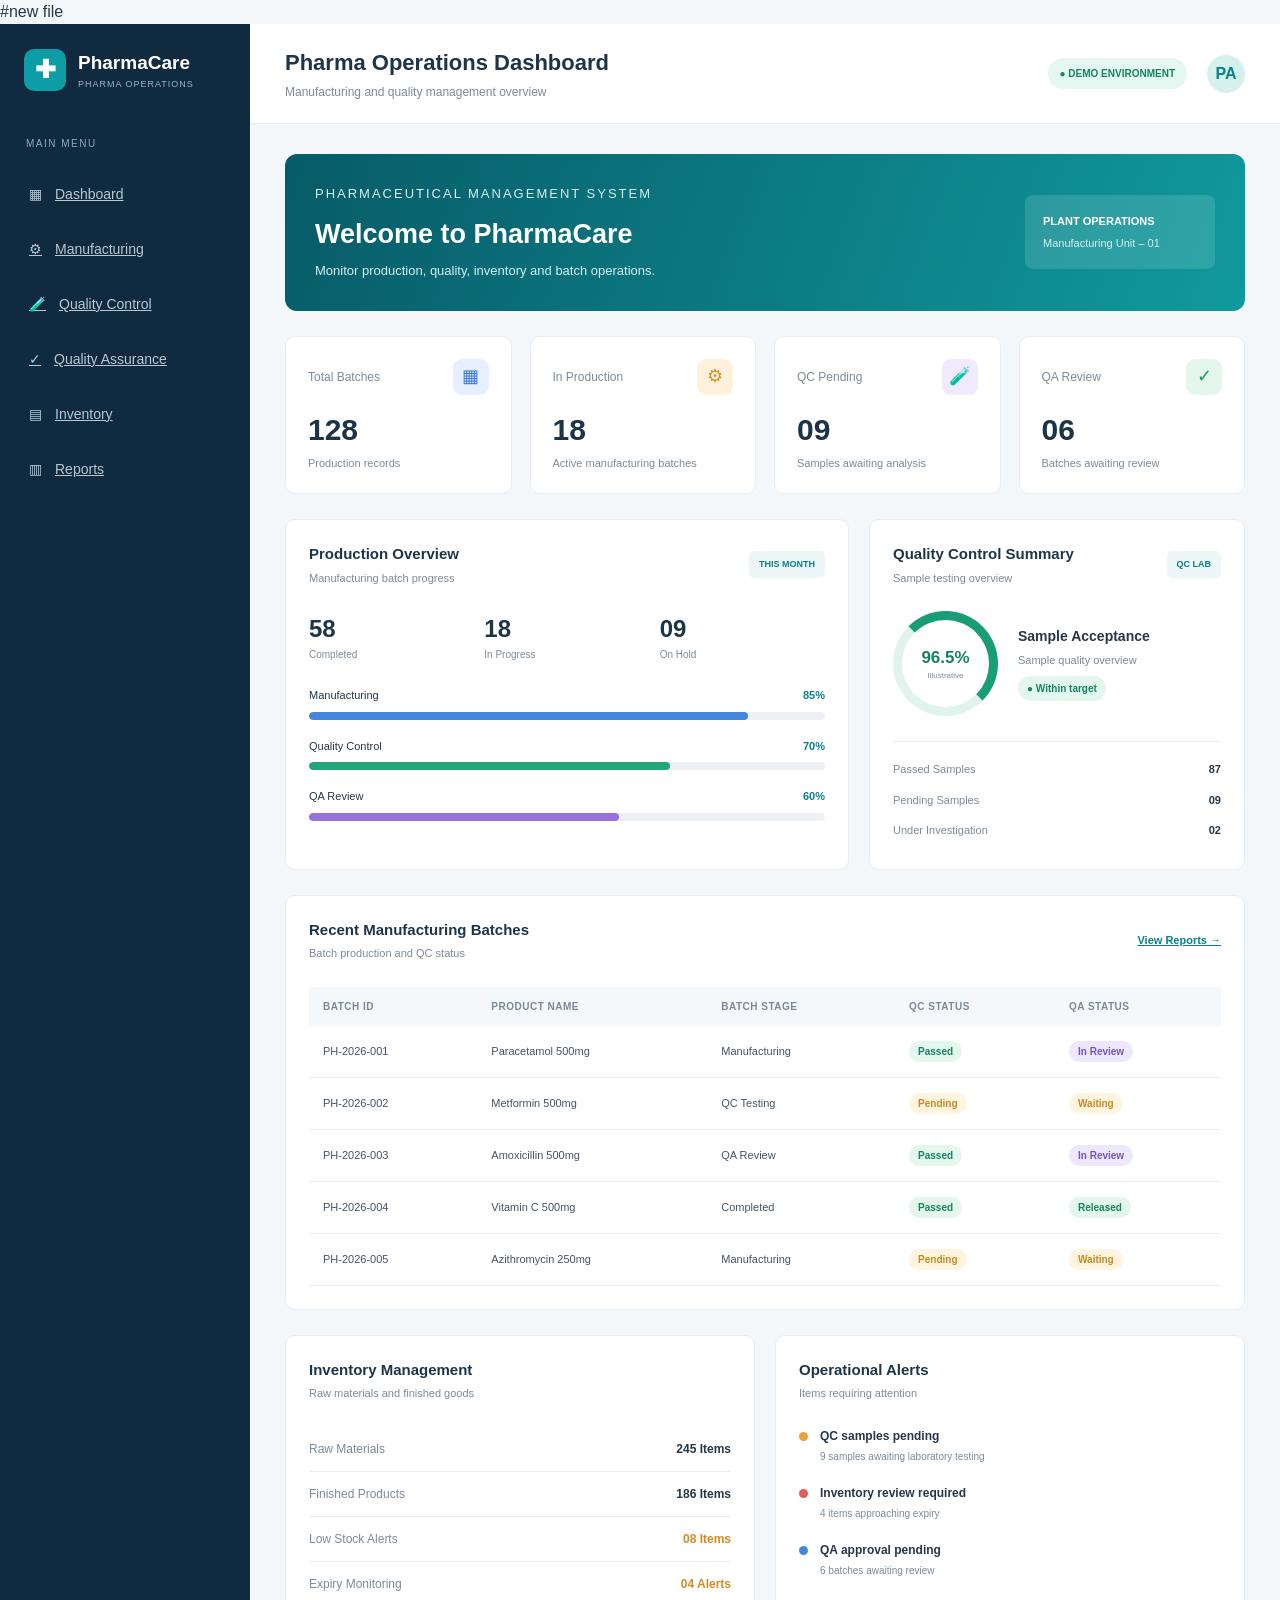
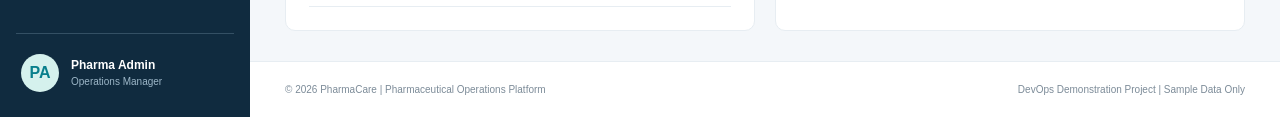
<file: index.html>
#new file
<!DOCTYPE html>
<html lang="en">
<head>
    <meta charset="UTF-8">
    <meta name="viewport" content="width=device-width, initial-scale=1.0">
    <meta name="description" content="PharmaCare pharmaceutical manufacturing, QC, QA and inventory dashboard.">
    <title>PharmaCare | Pharma Operations</title>
    <link rel="stylesheet" href="style.css">
</head>
<body>

<div class="app">

    <!-- Sidebar -->
    <aside class="sidebar">
        <div class="brand">
            <div class="brand-icon">✚</div>
            <div>
                <h2>PharmaCare</h2>
                <small>PHARMA OPERATIONS</small>
            </div>
        </div>

        <p class="menu-title">MAIN MENU</p>

        <nav class="menu">
            <a href="/dashboard/">▦ <span>Dashboard</span></a>
            <a href="#production">⚙ <span>Manufacturing</span></a>
            <a href="#quality">🧪 <span>Quality Control</span></a>
            <a href="#quality">✓ <span>Quality Assurance</span></a>
            <a href="/inventory/">▤ <span>Inventory</span></a>
            <a href="/reports/">▥ <span>Reports</span></a>
        </nav>

        <div class="sidebar-bottom">
            <div class="user-avatar">PA</div>
            <div>
                <strong>Pharma Admin</strong>
                <small>Operations Manager</small>
            </div>
        </div>
    </aside>

    <!-- Main Content -->
    <main class="main-content">

        <!-- Header -->
        <header class="topbar">
            <div>
                <h1>Pharma Operations Dashboard</h1>
                <p>Manufacturing and quality management overview</p>
            </div>

            <div class="topbar-right">
                <span class="environment">● DEMO ENVIRONMENT</span>
                <div class="profile">PA</div>
            </div>
        </header>

        <!-- Dashboard -->
        <section class="content-section" id="dashboard">

            <div class="welcome">
                <div>
                    <p class="eyebrow">PHARMACEUTICAL MANAGEMENT SYSTEM</p>
                    <h2>Welcome to PharmaCare</h2>
                    <p>Monitor production, quality, inventory and batch operations.</p>
                </div>
                <div class="date-box">
                    <strong>PLANT OPERATIONS</strong>
                    <span>Manufacturing Unit – 01</span>
                </div>
            </div>

            <!-- KPI Cards -->
            <div class="kpi-grid">
                <div class="kpi-card">
                    <div class="kpi-top">
                        <span>Total Batches</span>
                        <span class="kpi-icon blue">▦</span>
                    </div>
                    <h2>128</h2>
                    <p>Production records</p>
                </div>

                <div class="kpi-card">
                    <div class="kpi-top">
                        <span>In Production</span>
                        <span class="kpi-icon orange">⚙</span>
                    </div>
                    <h2>18</h2>
                    <p>Active manufacturing batches</p>
                </div>

                <div class="kpi-card">
                    <div class="kpi-top">
                        <span>QC Pending</span>
                        <span class="kpi-icon purple">🧪</span>
                    </div>
                    <h2>09</h2>
                    <p>Samples awaiting analysis</p>
                </div>

                <div class="kpi-card">
                    <div class="kpi-top">
                        <span>QA Review</span>
                        <span class="kpi-icon green">✓</span>
                    </div>
                    <h2>06</h2>
                    <p>Batches awaiting review</p>
                </div>
            </div>

            <!-- Production and Quality -->
            <div class="dashboard-grid">

                <div class="panel" id="production">
                    <div class="panel-header">
                        <div>
                            <h3>Production Overview</h3>
                            <p>Manufacturing batch progress</p>
                        </div>
                        <span class="period">THIS MONTH</span>
                    </div>

                    <div class="production-stats">
                        <div>
                            <strong>58</strong>
                            <span>Completed</span>
                        </div>
                        <div>
                            <strong>18</strong>
                            <span>In Progress</span>
                        </div>
                        <div>
                            <strong>09</strong>
                            <span>On Hold</span>
                        </div>
                    </div>

                    <div class="progress-item">
                        <div class="progress-label">
                            <span>Manufacturing</span>
                            <strong>85%</strong>
                        </div>
                        <div class="progress-bar">
                            <div class="fill blue-fill" style="width:85%"></div>
                        </div>
                    </div>

                    <div class="progress-item">
                        <div class="progress-label">
                            <span>Quality Control</span>
                            <strong>70%</strong>
                        </div>
                        <div class="progress-bar">
                            <div class="fill green-fill" style="width:70%"></div>
                        </div>
                    </div>

                    <div class="progress-item">
                        <div class="progress-label">
                            <span>QA Review</span>
                            <strong>60%</strong>
                        </div>
                        <div class="progress-bar">
                            <div class="fill purple-fill" style="width:60%"></div>
                        </div>
                    </div>
                </div>

                <div class="panel" id="quality">
                    <div class="panel-header">
                        <div>
                            <h3>Quality Control Summary</h3>
                            <p>Sample testing overview</p>
                        </div>
                        <span class="period">QC LAB</span>
                    </div>

                    <div class="qc-score">
                        <div class="score-circle">
                            <strong>96.5%</strong>
                            <small>Illustrative</small>
                        </div>
                        <div>
                            <h3>Sample Acceptance</h3>
                            <p>Sample quality overview</p>
                            <span class="status passed">● Within target</span>
                        </div>
                    </div>

                    <div class="qc-details">
                        <div><span>Passed Samples</span><strong>87</strong></div>
                        <div><span>Pending Samples</span><strong>09</strong></div>
                        <div><span>Under Investigation</span><strong>02</strong></div>
                    </div>
                </div>
            </div>

            <!-- Batch Table -->
            <div class="panel batch-panel">
                <div class="panel-header">
                    <div>
                        <h3>Recent Manufacturing Batches</h3>
                        <p>Batch production and QC status</p>
                    </div>
                    <a href="#reports" class="view-link">View Reports →</a>
                </div>

                <div class="table-wrapper">
                    <table>
                        <thead>
                            <tr>
                                <th>Batch ID</th>
                                <th>Product Name</th>
                                <th>Batch Stage</th>
                                <th>QC Status</th>
                                <th>QA Status</th>
                            </tr>
                        </thead>

                        <tbody>
                            <tr>
                                <td>PH-2026-001</td>
                                <td>Paracetamol 500mg</td>
                                <td>Manufacturing</td>
                                <td><span class="status passed">Passed</span></td>
                                <td><span class="status review">In Review</span></td>
                            </tr>

                            <tr>
                                <td>PH-2026-002</td>
                                <td>Metformin 500mg</td>
                                <td>QC Testing</td>
                                <td><span class="status pending">Pending</span></td>
                                <td><span class="status pending">Waiting</span></td>
                            </tr>

                            <tr>
                                <td>PH-2026-003</td>
                                <td>Amoxicillin 500mg</td>
                                <td>QA Review</td>
                                <td><span class="status passed">Passed</span></td>
                                <td><span class="status review">In Review</span></td>
                            </tr>

                            <tr>
                                <td>PH-2026-004</td>
                                <td>Vitamin C 500mg</td>
                                <td>Completed</td>
                                <td><span class="status passed">Passed</span></td>
                                <td><span class="status released">Released</span></td>
                            </tr>

                            <tr>
                                <td>PH-2026-005</td>
                                <td>Azithromycin 250mg</td>
                                <td>Manufacturing</td>
                                <td><span class="status pending">Pending</span></td>
                                <td><span class="status pending">Waiting</span></td>
                            </tr>
                        </tbody>
                    </table>
                </div>
            </div>

            <!-- Inventory -->
            <div class="bottom-grid" id="inventory">

                <div class="panel">
                    <div class="panel-header">
                        <div>
                            <h3>Inventory Management</h3>
                            <p>Raw materials and finished goods</p>
                        </div>
                    </div>

                    <div class="inventory-row">
                        <span>Raw Materials</span>
                        <strong>245 Items</strong>
                    </div>
                    <div class="inventory-row">
                        <span>Finished Products</span>
                        <strong>186 Items</strong>
                    </div>
                    <div class="inventory-row">
                        <span>Low Stock Alerts</span>
                        <strong class="warning-text">08 Items</strong>
                    </div>
                    <div class="inventory-row">
                        <span>Expiry Monitoring</span>
                        <strong class="warning-text">04 Alerts</strong>
                    </div>
                </div>

                <div class="panel" id="reports">
                    <div class="panel-header">
                        <div>
                            <h3>Operational Alerts</h3>
                            <p>Items requiring attention</p>
                        </div>
                    </div>

                    <div class="alert-item">
                        <span class="alert-dot orange-dot"></span>
                        <div>
                            <strong>QC samples pending</strong>
                            <p>9 samples awaiting laboratory testing</p>
                        </div>
                    </div>

                    <div class="alert-item">
                        <span class="alert-dot red-dot"></span>
                        <div>
                            <strong>Inventory review required</strong>
                            <p>4 items approaching expiry</p>
                        </div>
                    </div>

                    <div class="alert-item">
                        <span class="alert-dot blue-dot"></span>
                        <div>
                            <strong>QA approval pending</strong>
                            <p>6 batches awaiting review</p>
                        </div>
                    </div>
                </div>
            </div>

        </section>

        <footer>
            <p>© 2026 PharmaCare | Pharmaceutical Operations Platform</p>
            <p>DevOps Demonstration Project | Sample Data Only</p>
        </footer>

    </main>
</div>

</body>
</html>
</file>
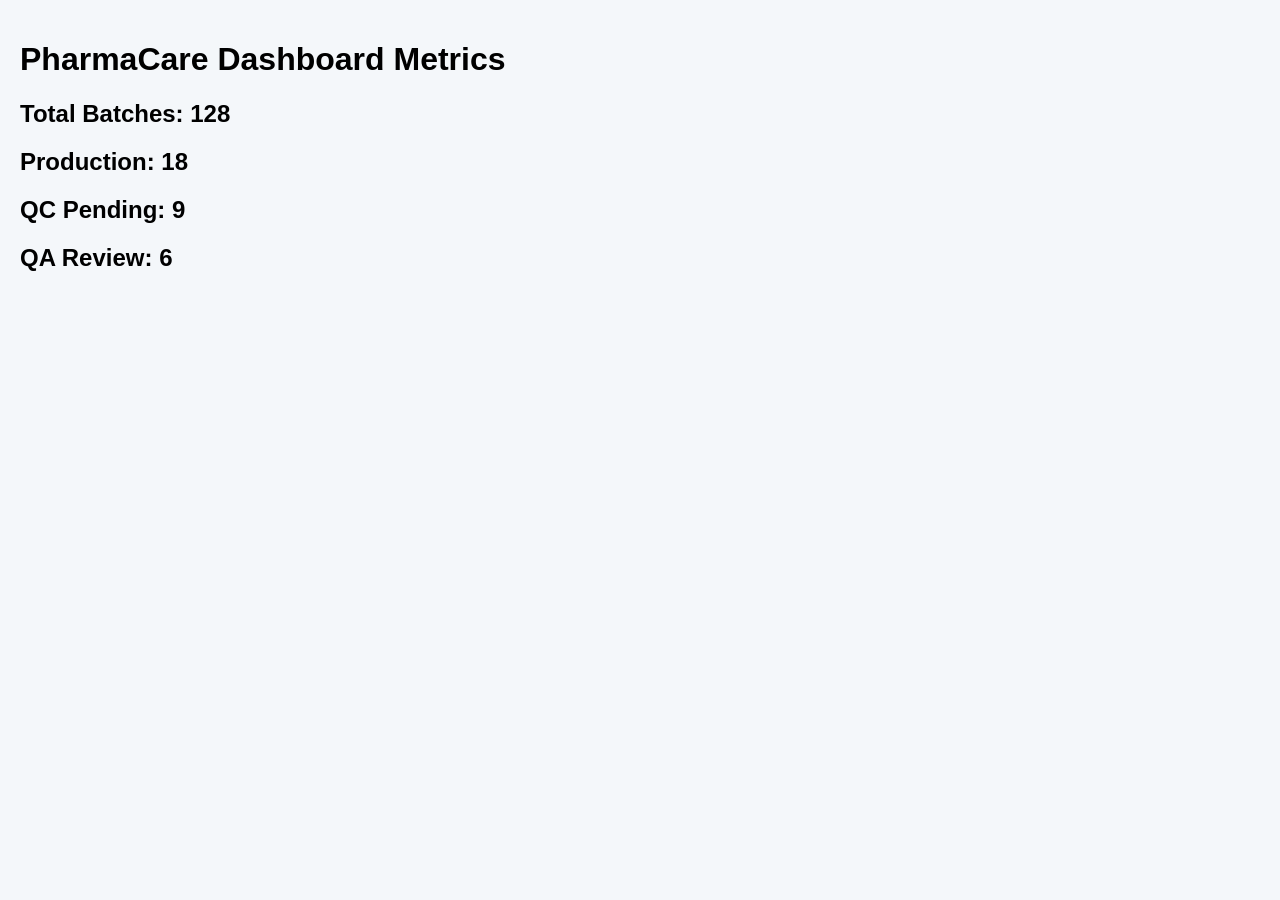
<file: dashboard/index.html>
<!DOCTYPE html>
<html lang="en">
<head>
    <meta charset="UTF-8">
    <meta name="viewport" content="width=device-width, initial-scale=1.0">
    <title>PharmaCare Dashboard</title>
    <link rel="stylesheet" href="style.css">
</head>
<body>

    <h1>PharmaCare Dashboard Metrics</h1>

    <h2>Total Batches: 128</h2>
    <h2>Production: 18</h2>
    <h2>QC Pending: 9</h2>
    <h2>QA Review: 6</h2>

</body>
</html>
</file>
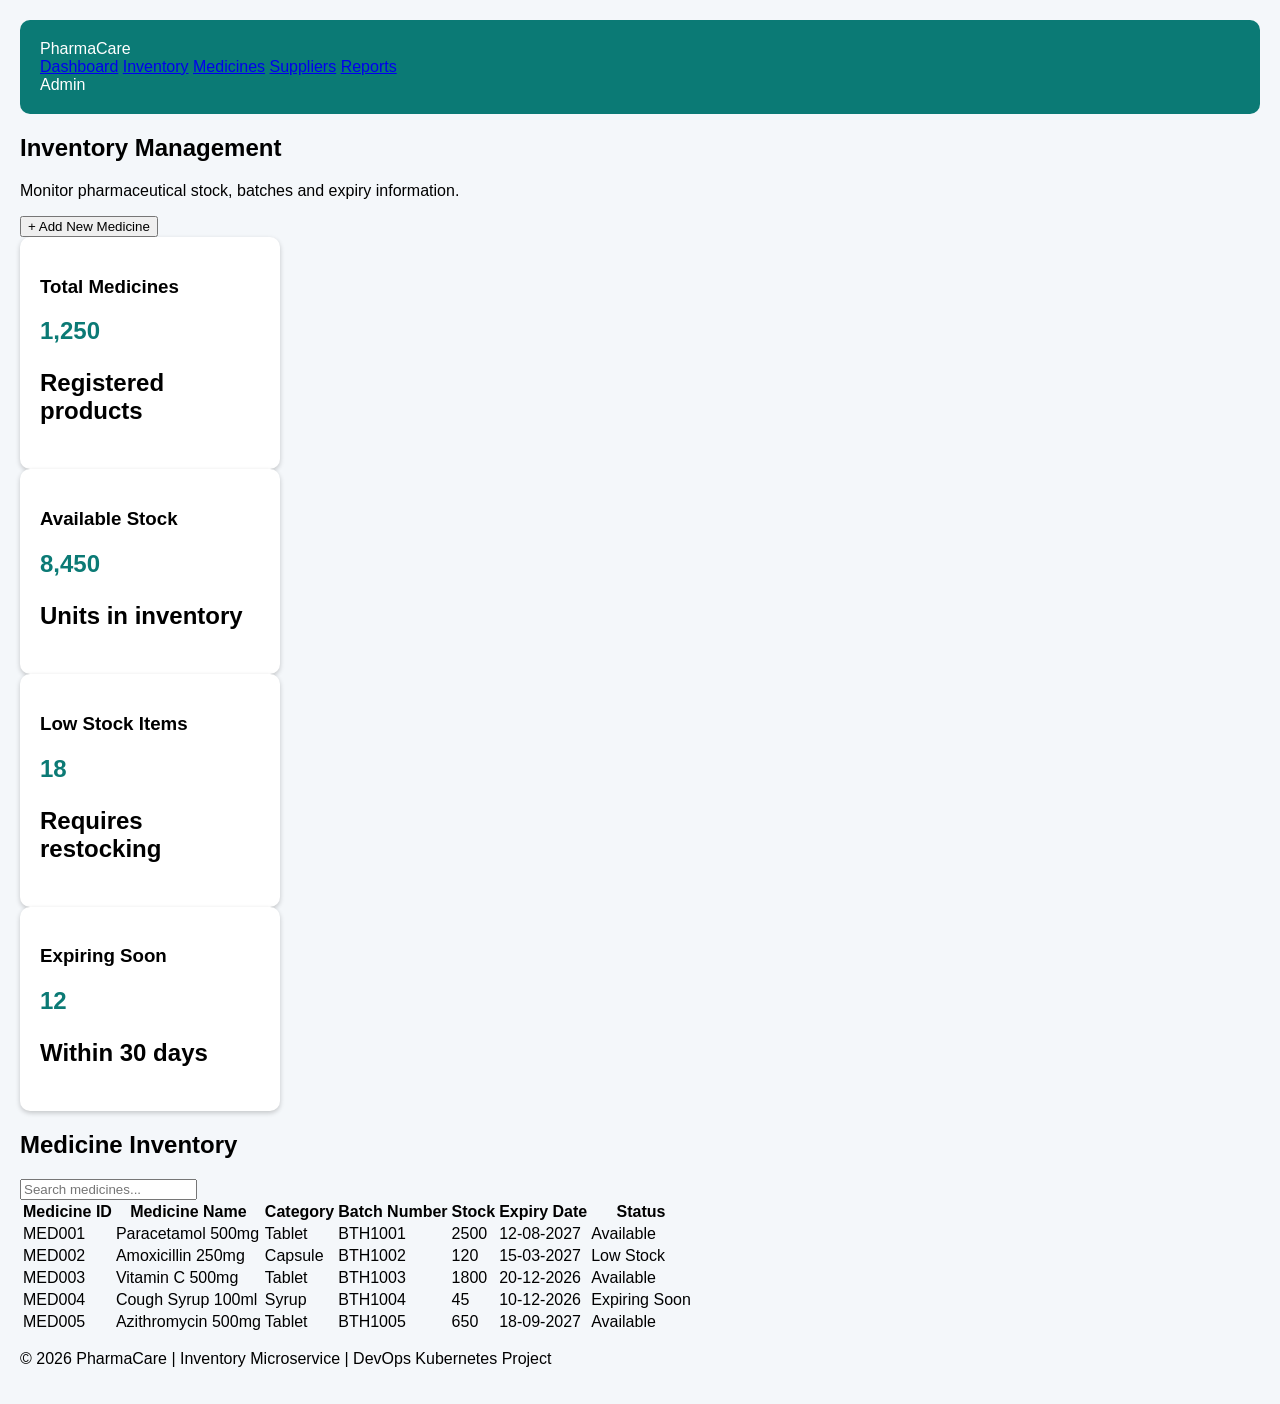
<file: inventory/index.html>
<!DOCTYPE html>
<html lang="en">
<head>
    <meta charset="UTF-8">
    <meta name="viewport" content="width=device-width, initial-scale=1.0">
    <title>Pharma Inventory Management</title>
    <link rel="stylesheet" href="style.css">
</head>

<body>

<header class="header">
    <div class="logo"> PharmaCare </div>
    <nav>
        <a href="#">Dashboard</a>
        <a href="#">Inventory</a>
        <a href="#">Medicines</a>
        <a href="#">Suppliers</a>
        <a href="#">Reports</a>
    </nav>
    <div class="user">Admin</div>
</header>

<section class="hero">
    <div>
        <h1>Inventory Management</h1>
        <p>Monitor pharmaceutical stock, batches and expiry information.</p>
    </div>
    <button class="add-btn">+ Add New Medicine</button>
</section>

<section class="stats">

    <div class="card">
        <h3>Total Medicines</h3>
        <h2>1,250</h2>
        <p>Registered products</p>
    </div>

    <div class="card">
        <h3>Available Stock</h3>
        <h2>8,450</h2>
        <p>Units in inventory</p>
    </div>

    <div class="card">
        <h3>Low Stock Items</h3>
        <h2>18</h2>
        <p>Requires restocking</p>
    </div>

    <div class="card">
        <h3>Expiring Soon</h3>
        <h2>12</h2>
        <p>Within 30 days</p>
    </div>

</section>

<section class="inventory">

    <div class="section-heading">
        <h2>Medicine Inventory</h2>
        <input type="text" placeholder="Search medicines...">
    </div>

    <div class="table-container">
        <table>
            <thead>
                <tr>
                    <th>Medicine ID</th>
                    <th>Medicine Name</th>
                    <th>Category</th>
                    <th>Batch Number</th>
                    <th>Stock</th>
                    <th>Expiry Date</th>
                    <th>Status</th>
                </tr>
            </thead>

            <tbody>
                <tr>
                    <td>MED001</td>
                    <td>Paracetamol 500mg</td>
                    <td>Tablet</td>
                    <td>BTH1001</td>
                    <td>2500</td>
                    <td>12-08-2027</td>
                    <td><span class="available">Available</span></td>
                </tr>

                <tr>
                    <td>MED002</td>
                    <td>Amoxicillin 250mg</td>
                    <td>Capsule</td>
                    <td>BTH1002</td>
                    <td>120</td>
                    <td>15-03-2027</td>
                    <td><span class="low">Low Stock</span></td>
                </tr>

                <tr>
                    <td>MED003</td>
                    <td>Vitamin C 500mg</td>
                    <td>Tablet</td>
                    <td>BTH1003</td>
                    <td>1800</td>
                    <td>20-12-2026</td>
                    <td><span class="available">Available</span></td>
                </tr>

                <tr>
                    <td>MED004</td>
                    <td>Cough Syrup 100ml</td>
                    <td>Syrup</td>
                    <td>BTH1004</td>
                    <td>45</td>
                    <td>10-12-2026</td>
                    <td><span class="expiry">Expiring Soon</span></td>
                </tr>

                <tr>
                    <td>MED005</td>
                    <td>Azithromycin 500mg</td>
                    <td>Tablet</td>
                    <td>BTH1005</td>
                    <td>650</td>
                    <td>18-09-2027</td>
                    <td><span class="available">Available</span></td>
                </tr>
            </tbody>
        </table>
    </div>

</section>

<footer>
    <p>© 2026 PharmaCare | Inventory Microservice | DevOps Kubernetes Project</p>
</footer>

</body>
</html>
</file>
<file: style.css>
/* =========================
   GLOBAL STYLES
========================= */

* {
    margin: 0;
    padding: 0;
    box-sizing: border-box;
}

:root {
    --primary: #087f8c;
    --primary-dark: #075b68;
    --background: #f4f7fa;
    --sidebar: #102b3f;
    --text: #263747;
    --muted: #7c8b98;
    --white: #ffffff;
    --border: #e7edf2;
}

body {
    font-family: Arial, Helvetica, sans-serif;
    background: var(--background);
    color: var(--text);
    line-height: 1.5;
}

.app {
    display: flex;
    min-height: 100vh;
}

/* =========================
   SIDEBAR
========================= */

.sidebar {
    width: 250px;
    background: var(--sidebar);
    color: white;
    padding: 25px 16px;
    display: flex;
    flex-direction: column;
    flex-shrink: 0;
}

.brand {
    display: flex;
    align-items: center;
    gap: 12px;
    padding: 0 8px 35px;
}

.brand-icon {
    background: #0d9da6;
    width: 42px;
    height: 42px;
    border-radius: 10px;
    display: grid;
    place-items: center;
    font-size: 25px;
    font-weight: bold;
}

.brand h2 {
    font-size: 19px;
}

.brand small {
    color: #9cb6c7;
    font-size: 9px;
    letter-spacing: 1px;
}

.menu-title {
    font-size: 10px;
    color: #91a9b9;
    letter-spacing: 1.5px;
    padding: 10px;
    margin-bottom: 10px;
}

.menu {
    display: flex;
    flex-direction: column;
    gap: 8px;
}

.menu a {
    display: flex;
    gap: 13px;
    align-items: center;
    padding: 13px;
    color: #b7c8d4;
    font-size: 14px;
    border-radius: 7px;
    transition: 0.3s;
}

.menu a:hover,
.menu a.active {
    background: #087f8c;
    color: white;
}

.sidebar-bottom {
    margin-top: auto;
    padding: 20px 5px 0;
    border-top: 1px solid #345064;
    display: flex;
    align-items: center;
    gap: 12px;
}

.user-avatar,
.profile {
    background: #d5f1ed;
    color: #087f8c;
    width: 38px;
    height: 38px;
    border-radius: 50%;
    display: grid;
    place-items: center;
    font-weight: bold;
}

.sidebar-bottom strong {
    display: block;
    font-size: 12px;
}

.sidebar-bottom small {
    color: #9cb6c7;
    font-size: 10px;
}

/* =========================
   MAIN CONTENT
========================= */

.main-content {
    flex: 1;
    min-width: 0;
}

.topbar {
    background: white;
    padding: 22px 35px;
    border-bottom: 1px solid var(--border);
    display: flex;
    justify-content: space-between;
    align-items: center;
    gap: 20px;
}

.topbar h1 {
    font-size: 22px;
    color: #1d3548;
}

.topbar p {
    font-size: 12px;
    color: var(--muted);
    margin-top: 4px;
}

.topbar-right {
    display: flex;
    align-items: center;
    gap: 20px;
}

.environment {
    background: #e5f7f1;
    color: #16845d;
    font-size: 10px;
    font-weight: bold;
    padding: 8px 12px;
    border-radius: 20px;
}

.content-section {
    padding: 30px 35px;
}

/* =========================
   WELCOME SECTION
========================= */

.welcome {
    background: linear-gradient(110deg, #075b68, #109a9d);
    color: white;
    padding: 30px;
    border-radius: 12px;
    display: flex;
    align-items: center;
    justify-content: space-between;
    gap: 20px;
    margin-bottom: 25px;
}

.eyebrow {
    font-size: 10px;
    letter-spacing: 2px;
    color: #b7e8e6;
    margin-bottom: 10px;
}

.welcome h2 {
    font-size: 27px;
    margin-bottom: 7px;
}

.welcome p {
    color: #d6f1f0;
    font-size: 13px;
}

.date-box {
    background: rgba(255,255,255,0.13);
    padding: 18px;
    border-radius: 8px;
    min-width: 190px;
}

.date-box strong,
.date-box span {
    display: block;
    font-size: 11px;
}

.date-box span {
    margin-top: 5px;
    color: #d6f1f0;
}

/* =========================
   KPI CARDS
========================= */

.kpi-grid {
    display: grid;
    grid-template-columns: repeat(4, 1fr);
    gap: 18px;
    margin-bottom: 25px;
}

.kpi-card {
    background: white;
    padding: 22px;
    border: 1px solid var(--border);
    border-radius: 10px;
}

.kpi-top {
    display: flex;
    justify-content: space-between;
    align-items: center;
    font-size: 12px;
    color: var(--muted);
}

.kpi-icon {
    width: 36px;
    height: 36px;
    border-radius: 9px;
    display: grid;
    place-items: center;
    font-size: 18px;
}

.blue {
    background: #e5efff;
    color: #3875d7;
}

.orange {
    background: #fff1dc;
    color: #db9027;
}

.purple {
    background: #f1eaff;
    color: #8c60d6;
}

.green {
    background: #e3f7ed;
    color: #1c9a68;
}

.kpi-card h2 {
    font-size: 30px;
    margin: 12px 0 3px;
    color: #1c3447;
}

.kpi-card p {
    font-size: 11px;
    color: var(--muted);
}

/* =========================
   DASHBOARD PANELS
========================= */

.dashboard-grid {
    display: grid;
    grid-template-columns: 1.2fr 0.8fr;
    gap: 20px;
    margin-bottom: 25px;
}

.panel {
    background: white;
    border: 1px solid var(--border);
    padding: 23px;
    border-radius: 10px;
    min-width: 0;
}

.panel-header {
    display: flex;
    justify-content: space-between;
    align-items: center;
    gap: 10px;
    margin-bottom: 25px;
}

.panel-header h3 {
    color: #1d3548;
    font-size: 15px;
}

.panel-header p {
    color: var(--muted);
    font-size: 11px;
    margin-top: 4px;
}

.period {
    background: #edf7f7;
    color: #087f8c;
    font-size: 9px;
    padding: 7px 10px;
    border-radius: 5px;
    font-weight: bold;
}

/* =========================
   PRODUCTION
========================= */

.production-stats {
    display: grid;
    grid-template-columns: repeat(3, 1fr);
    margin-bottom: 25px;
    gap: 10px;
}

.production-stats strong {
    display: block;
    font-size: 24px;
    color: #1d3548;
}

.production-stats span {
    font-size: 10px;
    color: var(--muted);
}

.progress-item {
    margin-bottom: 18px;
}

.progress-label {
    display: flex;
    justify-content: space-between;
    font-size: 11px;
    margin-bottom: 8px;
}

.progress-label strong {
    color: #087f8c;
}

.progress-bar {
    height: 8px;
    background: #edf1f5;
    border-radius: 20px;
    overflow: hidden;
}

.fill {
    height: 100%;
    border-radius: 20px;
}

.blue-fill {
    background: #4387dc;
}

.green-fill {
    background: #22a778;
}

.purple-fill {
    background: #9670dc;
}

/* =========================
   QC SUMMARY
========================= */

.qc-score {
    display: flex;
    align-items: center;
    gap: 20px;
    margin: 15px 0 25px;
}

.score-circle {
    width: 105px;
    height: 105px;
    border: 9px solid #e0f3ed;
    border-right-color: #199d77;
    border-top-color: #199d77;
    border-radius: 50%;
    display: flex;
    flex-direction: column;
    align-items: center;
    justify-content: center;
    flex-shrink: 0;
}

.score-circle strong {
    font-size: 17px;
    color: #16845d;
}

.score-circle small {
    font-size: 8px;
    color: var(--muted);
}

.qc-score h3 {
    font-size: 14px;
    margin-bottom: 5px;
}

.qc-score p {
    font-size: 11px;
    color: var(--muted);
    margin-bottom: 8px;
}

.status {
    display: inline-block;
    padding: 5px 9px;
    border-radius: 20px;
    font-size: 10px;
    font-weight: bold;
    white-space: nowrap;
}

.passed,
.released {
    background: #e4f7ed;
    color: #16845d;
}

.pending {
    background: #fff4df;
    color: #c58b22;
}

.review {
    background: #eee8ff;
    color: #7654bb;
}

.qc-details {
    border-top: 1px solid var(--border);
    padding-top: 12px;
}

.qc-details div {
    display: flex;
    justify-content: space-between;
    padding: 7px 0;
    font-size: 11px;
}

.qc-details span {
    color: var(--muted);
}

/* =========================
   BATCH TABLE
========================= */

.batch-panel {
    margin-bottom: 25px;
}

.view-link {
    font-size: 11px;
    color: #087f8c;
    font-weight: bold;
}

.table-wrapper {
    overflow-x: auto;
}

table {
    width: 100%;
    border-collapse: collapse;
    min-width: 650px;
}

th {
    text-align: left;
    background: #f5f8fa;
    color: #788a99;
    font-size: 10px;
    padding: 14px;
    text-transform: uppercase;
    letter-spacing: 0.5px;
}

td {
    padding: 15px 14px;
    border-bottom: 1px solid var(--border);
    font-size: 11px;
    color: #435565;
}

tbody tr:hover {
    background: #f8fbfc;
}

/* =========================
   INVENTORY & ALERTS
========================= */

.bottom-grid {
    display: grid;
    grid-template-columns: 1fr 1fr;
    gap: 20px;
}

.inventory-row {
    display: flex;
    justify-content: space-between;
    padding: 13px 0;
    border-bottom: 1px solid var(--border);
    font-size: 12px;
}

.inventory-row span {
    color: var(--muted);
}

.warning-text {
    color: #d58a25;
}

.alert-item {
    display: flex;
    align-items: flex-start;
    gap: 12px;
    margin-bottom: 20px;
}

.alert-dot {
    width: 9px;
    height: 9px;
    border-radius: 50%;
    margin-top: 5px;
    flex-shrink: 0;
}

.orange-dot {
    background: #e9a23b;
}

.red-dot {
    background: #e65c5c;
}

.blue-dot {
    background: #4387dc;
}

.alert-item strong {
    font-size: 12px;
}

.alert-item p {
    color: var(--muted);
    font-size: 10px;
    margin-top: 4px;
}

/* =========================
   FOOTER
========================= */

footer {
    border-top: 1px solid var(--border);
    background: white;
    padding: 20px 35px;
    display: flex;
    justify-content: space-between;
    gap: 15px;
    color: var(--muted);
    font-size: 10px;
}

/* =========================
   RESPONSIVE DESIGN
========================= */

@media (max-width: 1100px) {
    .sidebar {
        width: 210px;
    }

    .kpi-grid {
        grid-template-columns: repeat(2, 1fr);
    }

    .dashboard-grid {
        grid-template-columns: 1fr;
    }
}

@media (max-width: 700px) {
    .app {
        flex-direction: column;
    }

    .sidebar {
        width: 100%;
        padding: 15px;
    }

    .brand {
        padding-bottom: 15px;
    }

    .menu {
        display: grid;
        grid-template-columns: repeat(2, 1fr);
    }

    .menu-title,
    .sidebar-bottom {
        display: none;
    }

    .topbar {
        padding: 18px;
        flex-wrap: wrap;
    }

    .topbar h1 {
        font-size: 18px;
    }

    .content-section {
        padding: 18px;
    }

    .welcome {
        flex-direction: column;
        align-items: flex-start;
    }

    .date-box {
        width: 100%;
    }

    .kpi-grid {
        grid-template-columns: 1fr 1fr;
        gap: 10px;
    }

    .kpi-card {
        padding: 15px;
    }

    .kpi-card h2 {
        font-size: 25px;
    }

    .bottom-grid {
        grid-template-columns: 1fr;
    }

    footer {
        flex-direction: column;
        padding: 20px;
    }
}

@media (max-width: 400px) {
    .kpi-grid {
        grid-template-columns: 1fr;
    }

    .topbar-right {
        flex-wrap: wrap;
    }
}
</file>
<file: dashboard/style.css>
body {
    font-family: Arial, sans-serif;
    background: #f4f7fa;
    margin: 0;
    padding: 20px;
}

.header {
    background: #0b7a75;
    color: white;
    padding: 20px;
    border-radius: 10px;
}

.container {
    display: flex;
    gap: 20px;
    margin-top: 20px;
}

.card {
    background: white;
    width: 220px;
    padding: 20px;
    border-radius: 10px;
    box-shadow: 0px 2px 5px rgba(0,0,0,0.2);
}

.card h2 {
    color: #0b7a75;
}

.card p {
    font-size: 24px;
    font-weight: bold;
}
</file>
<file: inventory/style.css>
body {
    font-family: Arial, sans-serif;
    background: #f4f7fa;
    margin: 0;
    padding: 20px;
}

.header {
    background: #0b7a75;
    color: white;
    padding: 20px;
    border-radius: 10px;
}

.container {
    display: flex;
    gap: 20px;
    margin-top: 20px;
}

.card {
    background: white;
    width: 220px;
    padding: 20px;
    border-radius: 10px;
    box-shadow: 0px 2px 5px rgba(0,0,0,0.2);
}

.card h2 {
    color: #0b7a75;
}

.card p {
    font-size: 24px;
    font-weight: bold;
}
</file>
